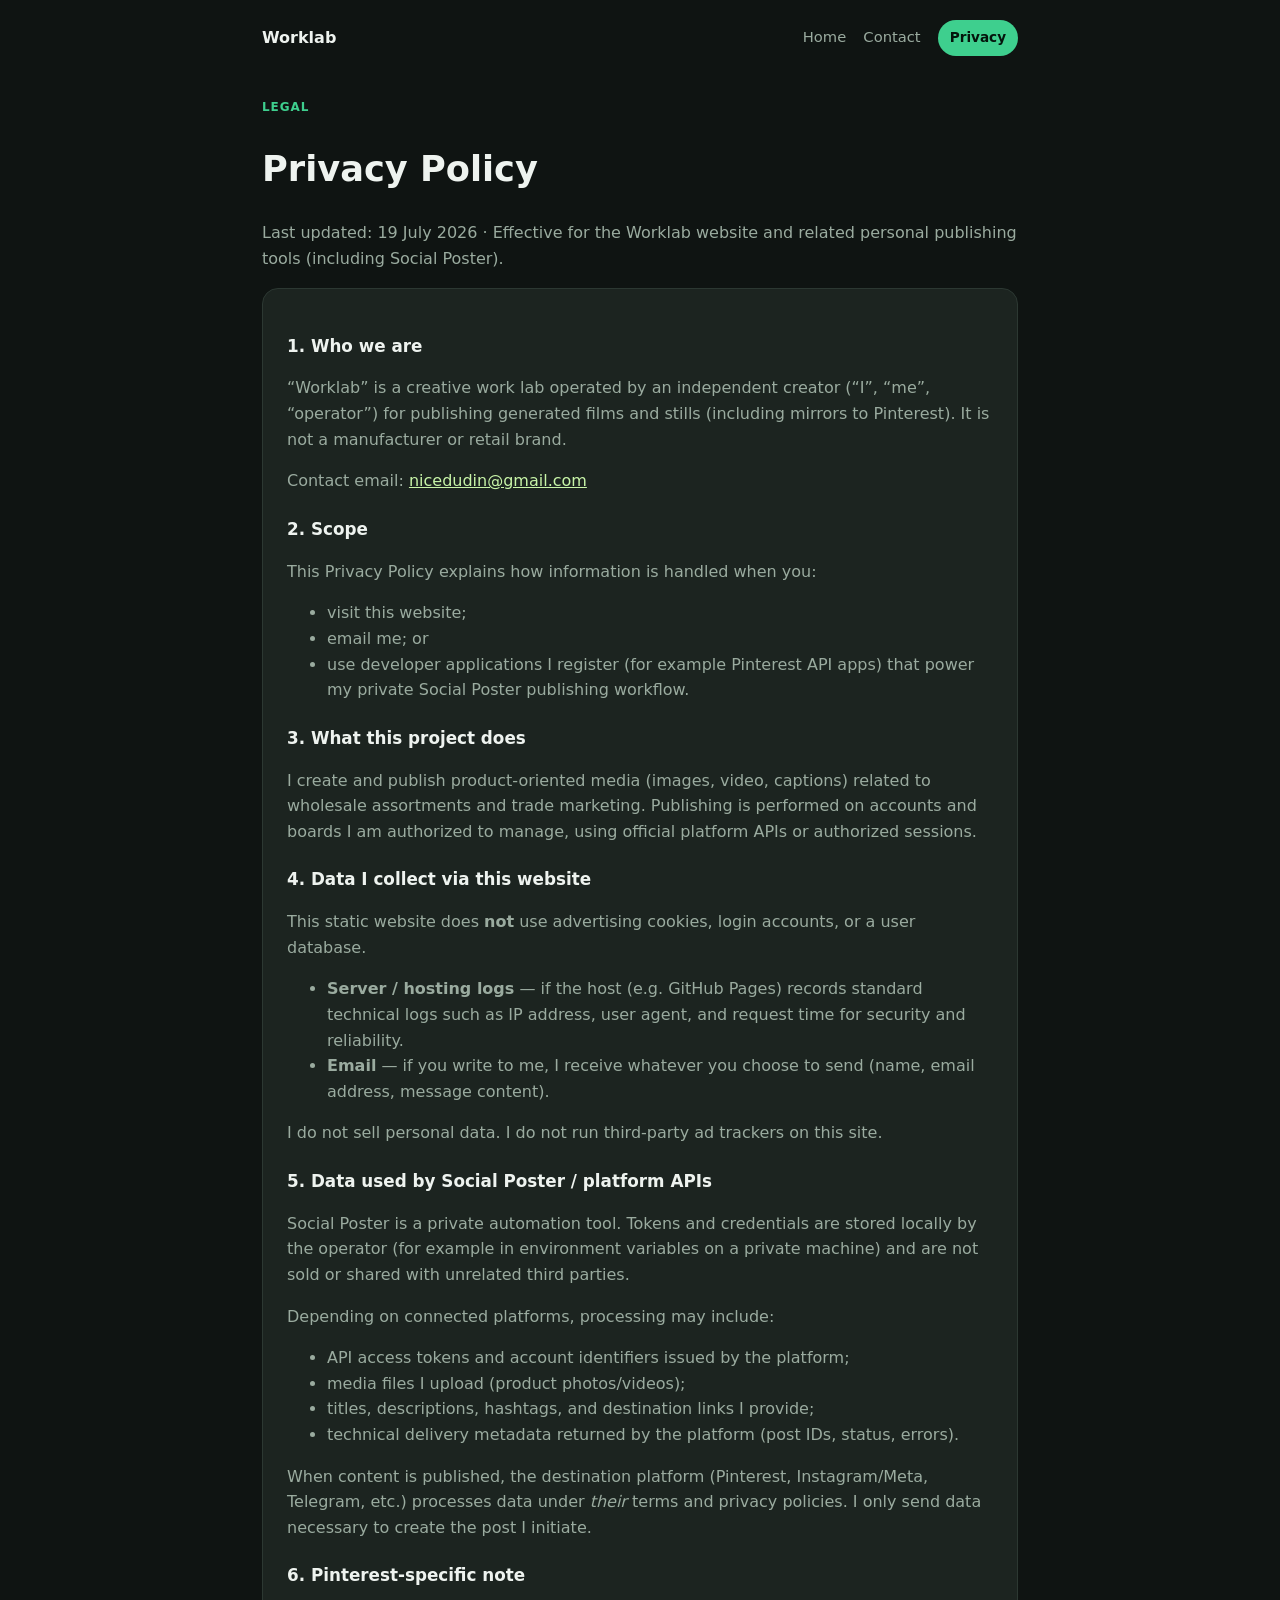
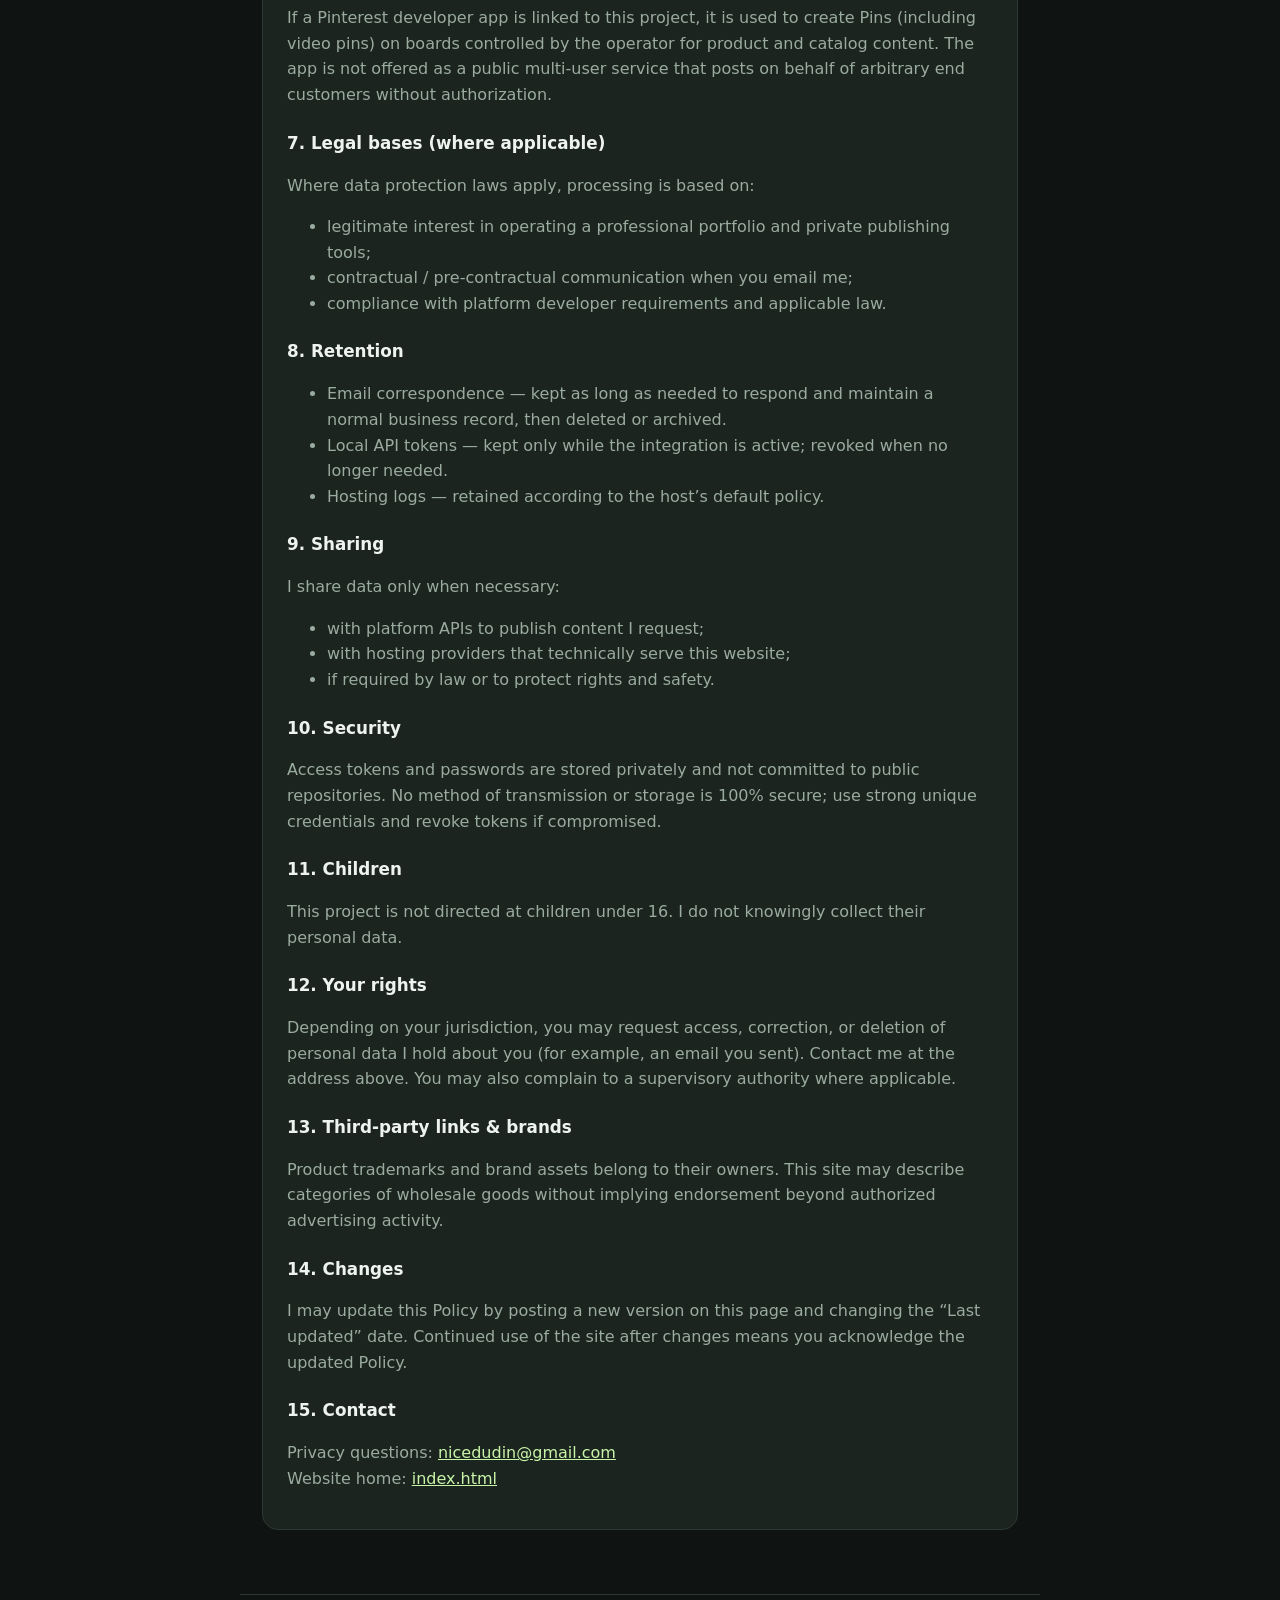
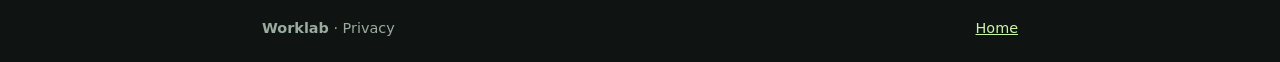
<file: privacy-policy.html>
<!DOCTYPE html>
<html lang="en">
<head>
  <meta charset="UTF-8" />
  <meta name="p:domain_verify" content="ba3eca7c7f9a211c7e49f928717fe940"/>
  <meta name="viewport" content="width=device-width, initial-scale=1" />
  <title>Privacy Policy — Worklab</title>
  <meta name="description" content="Privacy Policy for Worklab website and Social Poster publishing tools." />
  <link rel="stylesheet" href="styles.css" />
  <link rel="icon" href="favicon.svg" type="image/svg+xml" />
</head>
<body>
  <header class="top">
    <a class="logo" href="index.html">Worklab</a>
    <nav>
      <a href="index.html">Home</a>
      <a href="index.html#contact">Contact</a>
      <a class="btn sm" href="privacy.html">Privacy</a>
    </nav>
  </header>

  <main class="legal">
    <p class="eyebrow">Legal</p>
    <h1>Privacy Policy</h1>
    <p class="muted">Last updated: 19 July 2026 · Effective for the Worklab website and related personal publishing tools (including Social Poster).</p>

    <div class="card wide legal-card">
      <h2>1. Who we are</h2>
      <p>
        “Worklab” is a creative work lab operated by an independent
        creator (“I”, “me”, “operator”) for publishing generated films and stills
        (including mirrors to Pinterest). It is not a manufacturer or retail brand.
      </p>
      <p>
        Contact email:
        <a href="mailto:nicedudin@gmail.com">nicedudin@gmail.com</a>
      </p>

      <h2>2. Scope</h2>
      <p>This Privacy Policy explains how information is handled when you:</p>
      <ul>
        <li>visit this website;</li>
        <li>email me; or</li>
        <li>use developer applications I register (for example Pinterest API apps)
            that power my private Social Poster publishing workflow.</li>
      </ul>

      <h2>3. What this project does</h2>
      <p>
        I create and publish product-oriented media (images, video, captions)
        related to wholesale assortments and trade marketing.
        Publishing is performed on accounts and boards I am authorized to manage,
        using official platform APIs or authorized sessions.
      </p>

      <h2>4. Data I collect via this website</h2>
      <p>This static website does <strong>not</strong> use advertising cookies, login accounts, or a user database.</p>
      <ul>
        <li><strong>Server / hosting logs</strong> — if the host (e.g. GitHub Pages) records standard technical logs such as IP address, user agent, and request time for security and reliability.</li>
        <li><strong>Email</strong> — if you write to me, I receive whatever you choose to send (name, email address, message content).</li>
      </ul>
      <p>I do not sell personal data. I do not run third-party ad trackers on this site.</p>

      <h2>5. Data used by Social Poster / platform APIs</h2>
      <p>
        Social Poster is a private automation tool. Tokens and credentials are stored
        locally by the operator (for example in environment variables on a private machine)
        and are not sold or shared with unrelated third parties.
      </p>
      <p>Depending on connected platforms, processing may include:</p>
      <ul>
        <li>API access tokens and account identifiers issued by the platform;</li>
        <li>media files I upload (product photos/videos);</li>
        <li>titles, descriptions, hashtags, and destination links I provide;</li>
        <li>technical delivery metadata returned by the platform (post IDs, status, errors).</li>
      </ul>
      <p>
        When content is published, the destination platform (Pinterest, Instagram/Meta,
        Telegram, etc.) processes data under <em>their</em> terms and privacy policies.
        I only send data necessary to create the post I initiate.
      </p>

      <h2>6. Pinterest-specific note</h2>
      <p>
        If a Pinterest developer app is linked to this project, it is used to create Pins
        (including video pins) on boards controlled by the operator for product and catalog content.
        The app is not offered as a public multi-user service that posts on behalf of arbitrary end customers
        without authorization.
      </p>

      <h2>7. Legal bases (where applicable)</h2>
      <p>Where data protection laws apply, processing is based on:</p>
      <ul>
        <li>legitimate interest in operating a professional portfolio and private publishing tools;</li>
        <li>contractual / pre-contractual communication when you email me;</li>
        <li>compliance with platform developer requirements and applicable law.</li>
      </ul>

      <h2>8. Retention</h2>
      <ul>
        <li>Email correspondence — kept as long as needed to respond and maintain a normal business record, then deleted or archived.</li>
        <li>Local API tokens — kept only while the integration is active; revoked when no longer needed.</li>
        <li>Hosting logs — retained according to the host’s default policy.</li>
      </ul>

      <h2>9. Sharing</h2>
      <p>I share data only when necessary:</p>
      <ul>
        <li>with platform APIs to publish content I request;</li>
        <li>with hosting providers that technically serve this website;</li>
        <li>if required by law or to protect rights and safety.</li>
      </ul>

      <h2>10. Security</h2>
      <p>
        Access tokens and passwords are stored privately and not committed to public repositories.
        No method of transmission or storage is 100% secure; use strong unique credentials and revoke tokens if compromised.
      </p>

      <h2>11. Children</h2>
      <p>This project is not directed at children under 16. I do not knowingly collect their personal data.</p>

      <h2>12. Your rights</h2>
      <p>
        Depending on your jurisdiction, you may request access, correction, or deletion of personal data
        I hold about you (for example, an email you sent). Contact me at the address above.
        You may also complain to a supervisory authority where applicable.
      </p>

      <h2>13. Third-party links &amp; brands</h2>
      <p>
        Product trademarks and brand assets belong to their owners.
        This site may describe categories of wholesale goods without implying endorsement beyond authorized advertising activity.
      </p>

      <h2>14. Changes</h2>
      <p>
        I may update this Policy by posting a new version on this page and changing the “Last updated” date.
        Continued use of the site after changes means you acknowledge the updated Policy.
      </p>

      <h2>15. Contact</h2>
      <p>
        Privacy questions: <a href="mailto:nicedudin@gmail.com">nicedudin@gmail.com</a><br />
        Website home: <a href="index.html">index.html</a>
      </p>
    </div>
  </main>

  <footer class="foot">
    <div>
      <strong>Worklab</strong>
      <span class="muted"> · Privacy</span>
    </div>
    <div class="foot-links">
      <a href="index.html">Home</a>
    </div>
  </footer>
</body>
</html>
</file>
<file: styles.css>
/* Fallback styles for privacy pages */
:root {
  --bg: #0f1412;
  --card: #1c2420;
  --line: #2c3832;
  --text: #eef3ef;
  --muted: #9aab9f;
  --accent: #3ecf8e;
  --accent2: #c8f5a8;
  --radius: 16px;
  --font: "Segoe UI", system-ui, sans-serif;
}
* { box-sizing: border-box; }
body {
  margin: 0;
  font-family: var(--font);
  background: var(--bg);
  color: var(--text);
  line-height: 1.6;
}
a { color: var(--accent2); }
.top {
  max-width: 800px;
  margin: 0 auto;
  padding: 20px 22px;
  display: flex;
  justify-content: space-between;
  align-items: center;
}
.logo { font-weight: 800; color: var(--text); text-decoration: none; }
nav a { color: var(--muted); margin-left: 12px; text-decoration: none; font-size: 0.92rem; }
.legal { max-width: 800px; margin: 0 auto; padding: 10px 22px 64px; }
.eyebrow { color: var(--accent); font-size: 0.75rem; font-weight: 700; text-transform: uppercase; letter-spacing: 0.08em; }
h1 { font-size: 2.2rem; }
.muted { color: var(--muted); }
.card.wide, .legal-card {
  background: var(--card);
  border: 1px solid var(--line);
  border-radius: var(--radius);
  padding: 22px 24px;
}
.legal-card h2 { font-size: 1.05rem; margin: 22px 0 8px; }
.legal-card p, .legal-card li { color: var(--muted); }
.foot {
  max-width: 800px;
  margin: 0 auto;
  padding: 22px;
  border-top: 1px solid var(--line);
  display: flex;
  justify-content: space-between;
  color: var(--muted);
  font-size: 0.9rem;
}
.btn {
  display: inline-block;
  background: var(--accent);
  color: #04140c !important;
  font-weight: 700;
  padding: 8px 14px;
  border-radius: 999px;
  text-decoration: none !important;
}
.btn.sm { padding: 7px 12px; font-size: 0.85rem; }
</file>
